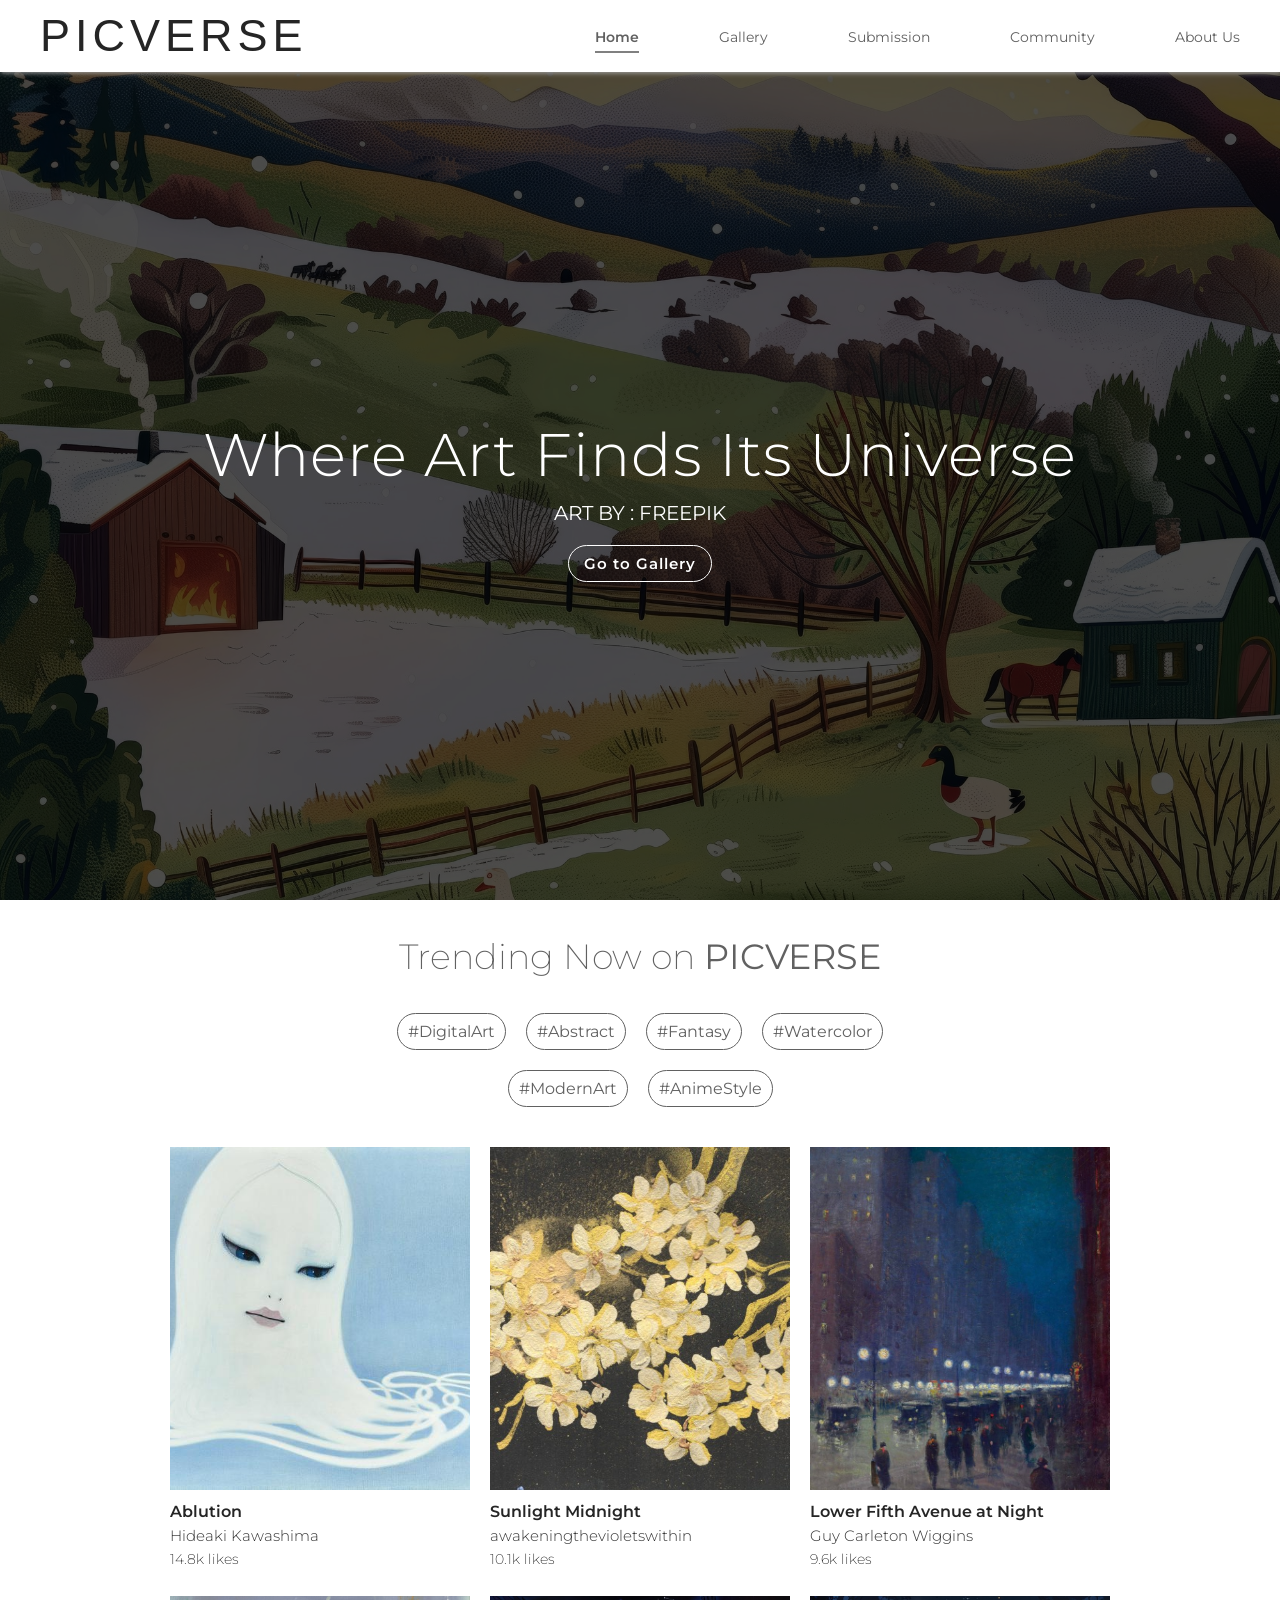
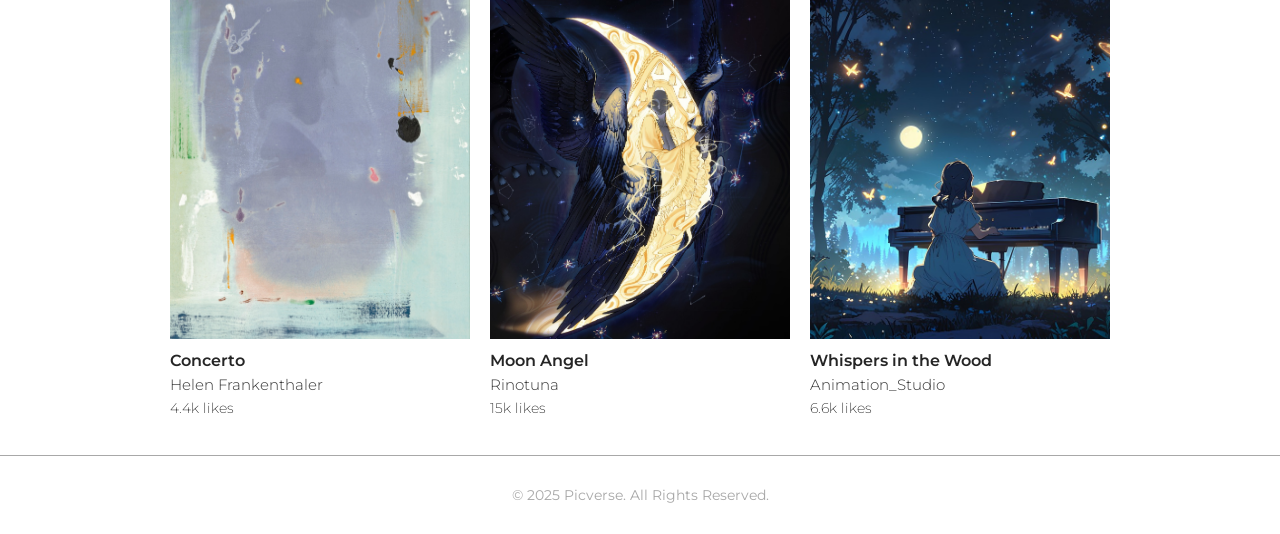
<file: index.html>
<!DOCTYPE html>
<html lang="en">
<head>
    <meta charset="UTF-8">
    <meta name="viewport" content="width=device-width, initial-scale=1.0">
    <title>Home</title>
    <link rel="stylesheet" href="css/style.css">
    <link rel="stylesheet" href="css/home.css">
</head>
<body>
    <header>
            <div class="logo">
                PICVERSE
            </div>
            <nav>
                 <ul class="nav-list">
                    <li class="nav-item"><a href="index.html" class="active">Home</a></li>
                    <li class="nav-item"><a href="gallery.html">Gallery</a></li>
                    <li class="nav-item"><a href="submission.html">Submission</a></li>
                    <li class="nav-item"><a href="community.html">Community</a></li>
                    <li class="nav-item"><a href="aboutUs.html">About Us</a></li>
                </ul>
            </nav>
            <div class="hamburger">
                <div class="bar"></div>
                <div class="bar"></div>
                <div class="bar"></div>
            </div>
    </header>
     <div class="slideshow-container">
        <div class="slide">
            <div class="slide-background">
                <img src="assets/freepik__upload__55344.jpeg" alt="" class="background-image">
                <img src="assets/freepik__upload__39179.jpeg" alt="" class="background-image">
            </div>
            <div class="slide-content">
                    <h2 class="slogan">Where Art Finds Its Universe</h2>
                    <h6 class="artist-name">ART BY : FREEPIK</h6>
                    <a href="gallery.html" class="gallery-button">Go to Gallery</a>
            </div>
        </div>
    </div>
    <div class="trending-section">
        <h3>Trending Now on <span>PICVERSE</span></h3>
        <div class="trending-tags">
            <li class="tag" >#DigitalArt</li>
            <li class="tag" >#Abstract</li>
            <li class="tag" >#Fantasy</li>
            <li class="tag" >#Watercolor</li>
            <li class="tag">#ModernArt</li>
            <li class="tag">#AnimeStyle</li>
        </div>
    </div>

    <div class="featured-arts">
        <div class="arts">
            <img src="assets/ablution.jpg" alt="">
            <h6 class="featured-title">Ablution</h6>
            <h6 class="featured-artist">Hideaki Kawashima</h6>
            <h6 class="featured-likes">14.8k likes</h6>
        </div>
         <div class="arts">
            <img src="assets/sunlight midnight.jpg" alt="">
            <h6 class="featured-title">Sunlight Midnight</h6>
            <h6 class="featured-artist">awakeningthevioletswithin</h6>
            <h6 class="featured-likes">10.1k likes</h6>
        </div>
         <div class="arts">
            <img src="assets/lower fifth avenue at night.jpg" alt="">
            <h6 class="featured-title">Lower Fifth Avenue at Night</h6>
            <h6 class="featured-artist">Guy Carleton Wiggins</h6>
            <h6 class="featured-likes">9.6k likes</h6>
        </div>
         <div class="arts">
            <img src="assets/concerto.jpg" alt="">
            <h6 class="featured-title">Concerto</h6>
            <h6 class="featured-artist">Helen Frankenthaler</h6>
            <h6 class="featured-likes">4.4k likes</h6>
        </div>
        <div class="arts">
            <img src="assets/moon angel.jpg" alt="">
            <h6 class="featured-title">Moon Angel</h6>
            <h6 class="featured-artist">Rinotuna</h6>
            <h6 class="featured-likes">15k likes</h6>
        </div>
        <div class="arts">
            <img src="assets/ai-generated-9027743_1280.jpg" alt="">
            <h6 class="featured-title">Whispers in the Wood</h6>
            <h6 class="featured-artist">Animation_Studio</h6>
            <h6 class="featured-likes">6.6k likes</h6>
        </div>
    </div>

    <footer>
        <h6>&copy 2025 Picverse. All Rights Reserved.</h6>
    </footer>

    <script src="js/script.js"></script>
</body>
</html>
</file>
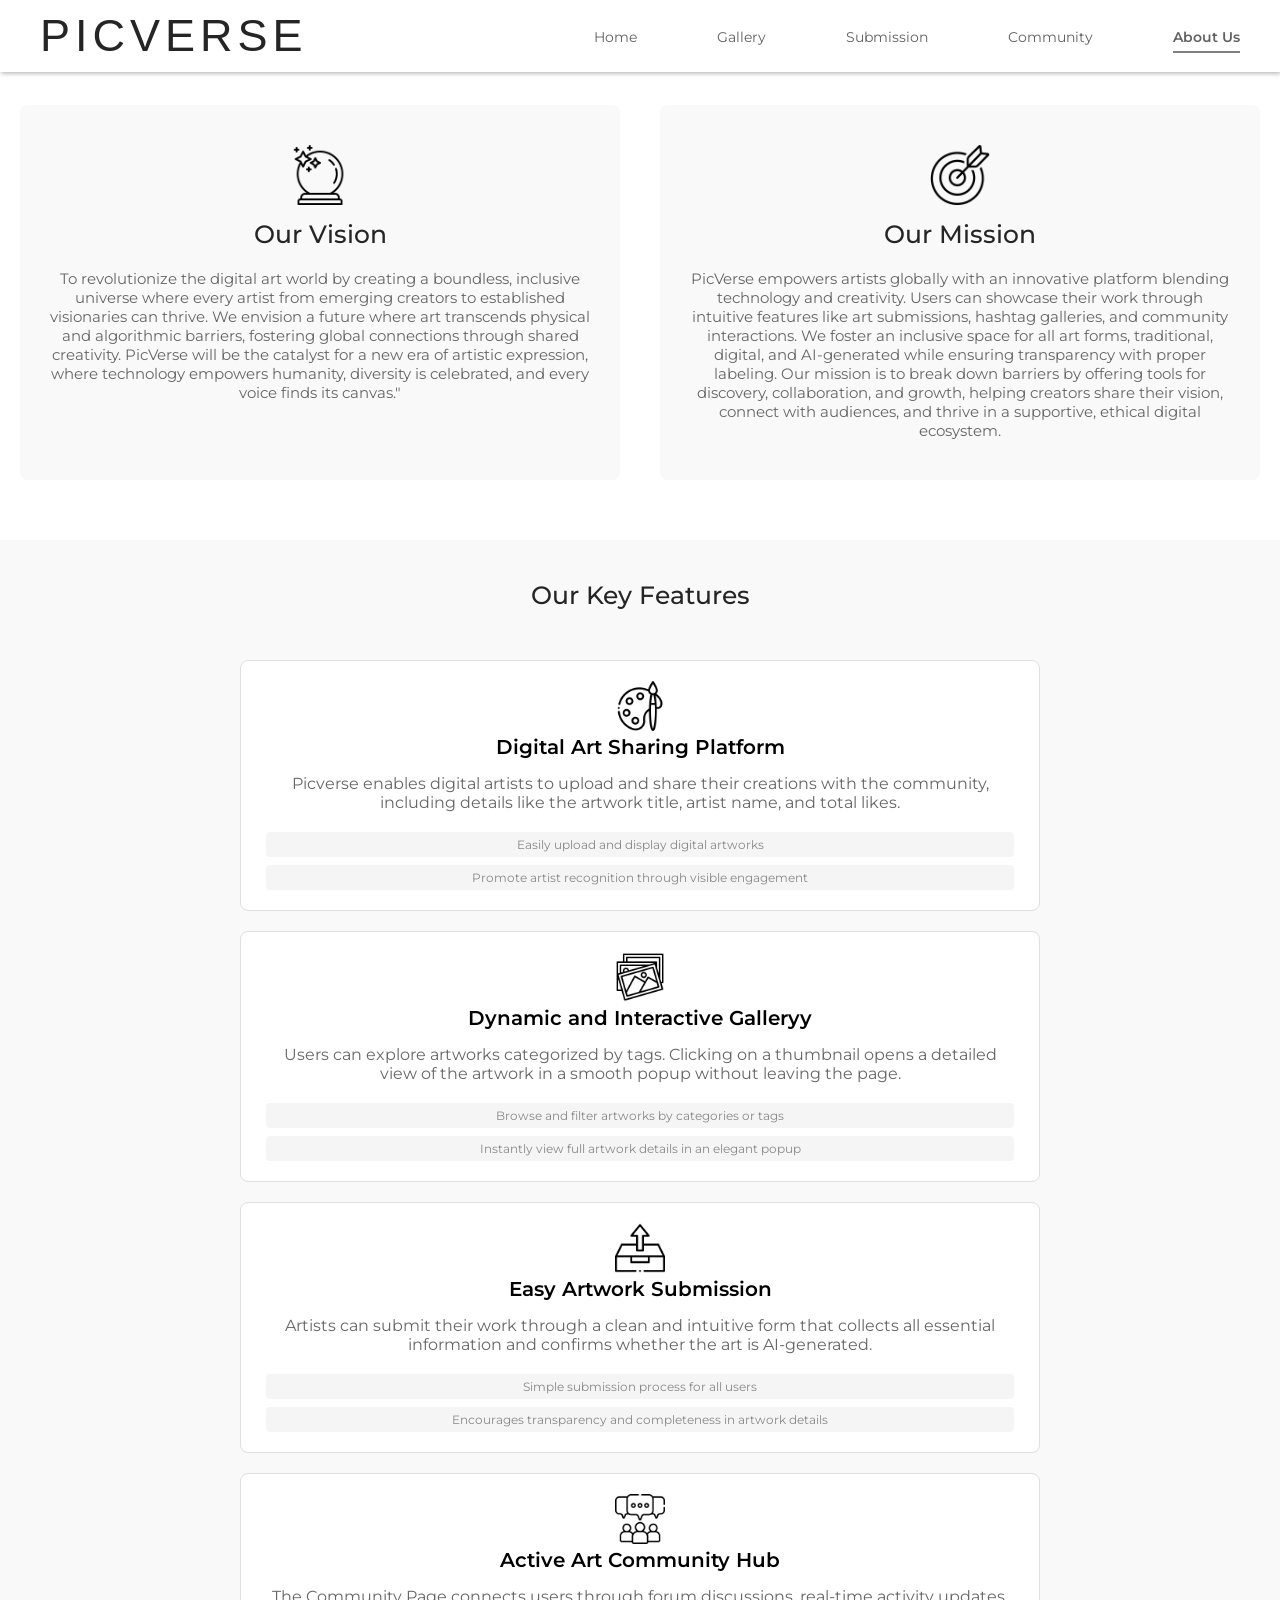
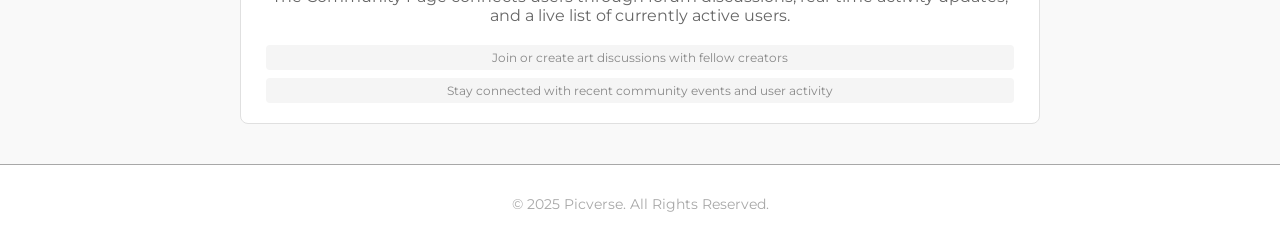
<file: aboutUs.html>
<!DOCTYPE html>
<html lang="en">
<head>
    <meta charset="UTF-8">
    <meta name="viewport" content="width=device-width, initial-scale=1.0">
    <title>About Us</title>
    <link rel="stylesheet" href="css/style.css">
    <link rel="stylesheet" href="css/aboutUs.css">
</head>
<body>
    <header>
            <div class="logo">
                PICVERSE
            </div>
            <nav>
                 <ul class="nav-list">
                    <li class="nav-item"><a href="index.html" >Home</a></li>
                    <li class="nav-item"><a href="gallery.html">Gallery</a></li>
                    <li class="nav-item"><a href="submission.html">Submission</a></li>
                    <li class="nav-item"><a href="community.html">Community</a></li>
                    <li class="nav-item"><a href="aboutUs.html" class="active">About Us</a></li>
                </ul>
            </nav>
            <div class="hamburger">
                <div class="bar"></div>
                <div class="bar"></div>
                <div class="bar"></div>
            </div>
    </header>

    <div class="aboutUs-main">
        <section class="vision-mission">
            <div class="container">
                <div class="vision-mission-content">
                    <div class="vision-box">
                        <img src="assets/crystal-ball.png" alt="magic ball" class="vision-icon">
                        <h2>Our Vision</h2>
                        <p>To revolutionize the digital art world by creating a boundless, 
                            inclusive universe where every artist from emerging creators to established visionaries can thrive. 
                            We envision a future where art transcends physical and algorithmic barriers, 
                            fostering global connections through shared creativity. 
                            PicVerse will be the catalyst for a new era of artistic expression, 
                            where technology empowers humanity, diversity is celebrated, and every voice finds its canvas."
                        </p>
                    </div>
                    
                    <div class="mission-box">
                        <img src="assets/target.png" alt="magic ball" class="mission-icon">
                        <h2>Our Mission</h2>
                        <p>PicVerse empowers artists globally with an innovative platform blending technology and creativity. 
                            Users can showcase their work through intuitive features like art submissions, hashtag galleries, 
                            and community interactions. We foster an inclusive space for all art forms, traditional, digital, 
                            and AI-generated while ensuring transparency with proper labeling. 
                            Our mission is to break down barriers by offering tools for discovery, collaboration, and growth, 
                            helping creators share their vision, connect with audiences, and thrive in a supportive, 
                            ethical digital ecosystem.
                        </p>
                    </div>
                </div>
            </div>
        </section>

        <section class="key-features">
            <div class="container">
                <h2 class="key-features-header">Our Key Features</h2>
                
                <div class="features-container">
                    <div class="feature-card">
                        <img src="assets/art.png" alt="art icon" class="feature-icon">
                        <h3>Digital Art Sharing Platform</h3>
                        <p>Picverse enables digital artists to upload and share their creations with the community, including details like the artwork title, artist name, and total likes.</p>
                        <div class="feature-highlight">
                            <h6> Easily upload and display digital artworks</h6>
                            <h6> Promote artist recognition through visible engagement</h6>
                        </div>
                    </div>

                    <div class="feature-card">
                        <img src="assets/gallery.png" alt="art icon" class="feature-icon">
                        <h3>Dynamic and Interactive Galleryy</h3>
                        <p>Users can explore artworks categorized by tags. Clicking on a thumbnail opens a detailed view of the artwork in a smooth popup without leaving the page.</p>
                        <div class="feature-highlight">
                            <h6>Browse and filter artworks by categories or tags</h6>
                            <h6> Instantly view full artwork details in an elegant popup</h6>
                        </div>
                    </div>

                    <div class="feature-card">
                        <img src="assets/outbox.png" alt="art icon" class="feature-icon">
                        <h3>Easy Artwork Submission</h3>
                        <p>Artists can submit their work through a clean and intuitive form that collects all essential information and confirms whether the art is AI-generated.</p>
                        <div class="feature-highlight">
                            <h6> Simple submission process for all users</h6>
                            <h6> Encourages transparency and completeness in artwork details</h6>
                        </div>
                    </div>

                    <div class="feature-card">
                        <img src="assets/group.png" alt="art icon" class="feature-icon">
                        <h3>Active Art Community Hub</h3>
                        <p>The Community Page connects users through forum discussions, real-time activity updates, and a live list of currently active users.</p>
                        <div class="feature-highlight">
                            <h6> Join or create art discussions with fellow creators</h6>
                            <h6> Stay connected with recent community events and user activity</h6>
                        </div>
                    </div>
                </div>
            </div>
        </section>
    </div>
    <footer>
        <h6>&copy 2025 Picverse. All Rights Reserved.</h6>
    </footer>

    <script src="js/script.js"></script>
</body>
</html>
</file>
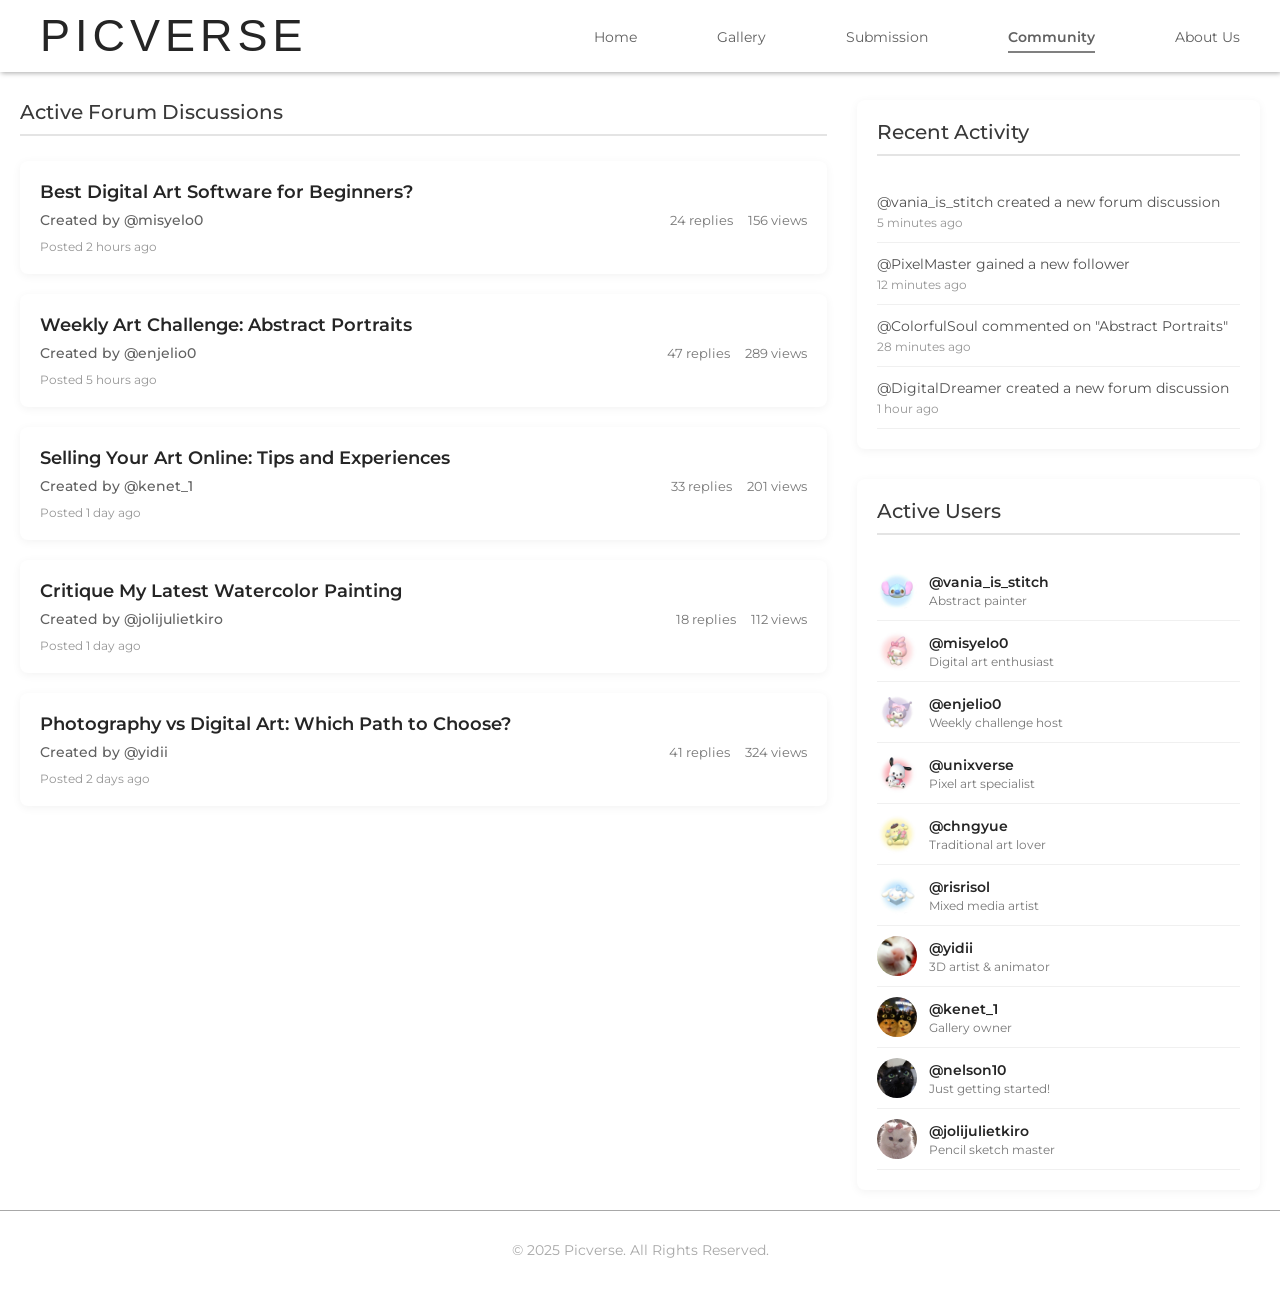
<file: community.html>
<!DOCTYPE html>
<html lang="en">
<head>
    <meta charset="UTF-8">
    <meta name="viewport" content="width=device-width, initial-scale=1.0">
    <title>Community</title>
    <link rel="stylesheet" href="css/style.css">
    <link rel="stylesheet" href="css/community.css">
</head>
<body>
    <header>
        <div class="logo">
            PICVERSE
        </div>
        <nav>
             <ul class="nav-list">
                <li class="nav-item"><a href="index.html">Home</a></li>
                <li class="nav-item"><a href="gallery.html">Gallery</a></li>
                <li class="nav-item"><a href="submission.html">Submission</a></li>
                <li class="nav-item"><a href="community.html" class="active" >Community</a></li>
                <li class="nav-item"><a href="aboutUs.html">About Us</a></li>
            </ul>
        </nav>
        <div class="hamburger">
            <div class="bar"></div>
            <div class="bar"></div>
            <div class="bar"></div>
        </div>
    </header>

    <div class="community-container">
        <div class="forum-section">
            <h2 class="section-title">Active Forum Discussions</h2>
    
            <div class="forum-discussion">
                <h3 class="discussion-title">Best Digital Art Software for Beginners?</h3>
                <div class="discussion">
                    <p class="discussion-user">Created by @misyelo0</p>
                    <div class="discussion-stats">
                        <p>24 replies</p>
                        <p>156 views</p>
                    </div>
                </div>
                <div class="discussion-date">Posted 2 hours ago</div>
            </div>

            <div class="forum-discussion">
                <h3 class="discussion-title">Weekly Art Challenge: Abstract Portraits</h3>
                <div class="discussion">
                    <p class="discussion-user">Created by @enjelio0</p>
                    <div class="discussion-stats">
                        <p>47 replies</p>
                        <p>289 views</p>
                    </div>
                </div>
                <div class="discussion-date">Posted 5 hours ago</div>
            </div>

            <div class="forum-discussion">
                <h3 class="discussion-title">Selling Your Art Online: Tips and Experiences</h3>
                <div class="discussion">
                    <p class="discussion-user">Created by @kenet_1</p>
                    <div class="discussion-stats">
                        <p>33 replies</p>
                        <p>201 views</p>
                    </div>
                </div>
                <div class="discussion-date">Posted 1 day ago</div>
            </div>

            <div class="forum-discussion">
                <h3 class="discussion-title">Critique My Latest Watercolor Painting</h3>
                <div class="discussion">
                    <p class="discussion-user">Created by @jolijulietkiro</p>
                    <div class="discussion-stats">
                        <p>18 replies</p>
                        <p>112 views</p>
                    </div>
                </div>
                <div class="discussion-date">Posted 1 day ago</div>
            </div>

            <div class="forum-discussion">
                <h3 class="discussion-title">Photography vs Digital Art: Which Path to Choose?</h3>
                <div class="discussion">
                    <p class="discussion-user">Created by @yidii</p>
                    <div class="discussion-stats">
                        <p>41 replies</p>
                        <p>324 views</p>
                    </div>
                </div>
                <div class="discussion-date">Posted 2 days ago</div>
            </div>
        </div>

        <div class="sidebar">
            <div class="activity-section">
                <h3 class="section-title">Recent Activity</h3>
                
                <div class="activity-item">
                    <div class="activity-text">@vania_is_stitch created a new forum discussion</div>
                    <div class="activity-time">5 minutes ago</div>
                </div>

                <div class="activity-item">
                    <div class="activity-text">@PixelMaster gained a new follower</div>
                    <div class="activity-time">12 minutes ago</div>
                </div>

                <div class="activity-item">
                    <div class="activity-text">@ColorfulSoul commented on "Abstract Portraits"</div>
                    <div class="activity-time">28 minutes ago</div>
                </div>

                <div class="activity-item">
                    <div class="activity-text">@DigitalDreamer created a new forum discussion</div>
                    <div class="activity-time">1 hour ago</div>
                </div>
            </div>

            <div class="users-section">
                <h3 class="section-title">Active Users</h3>
                
                <div class="user-item">
                    <div class="user-avatar">
                        <img src="assets/pfp 11.jpg" alt="ColorfulSoul">
                    </div>
                    <div class="user-info">
                        <div class="user-name">@vania_is_stitch</div>
                        <div class="user-tagline">Abstract painter</div>
                    </div>
                </div>

                <div class="user-item">
                    <div class="user-avatar">
                        <img src="assets/pfp 1.jpg" alt="ArtisticSoul">
                    </div>
                    <div class="user-info">
                        <div class="user-name">@misyelo0</div>
                        <div class="user-tagline">Digital art enthusiast</div>
                    </div>
                </div>

                <div class="user-item">
                    <div class="user-avatar">
                        <img src="assets/pfp 2.jpg" alt="CreativeMinds">
                    </div>
                    <div class="user-info">
                        <div class="user-name">@enjelio0</div>
                        <div class="user-tagline">Weekly challenge host</div>
                    </div>
                </div>

                <div class="user-item">
                    <div class="user-avatar">
                        <img src="assets/pfp 3.jpg" alt="PixelMaster">
                    </div>
                    <div class="user-info">
                        <div class="user-name">@unixverse</div>
                        <div class="user-tagline">Pixel art specialist</div>
                    </div>
                </div>

                <div class="user-item">
                    <div class="user-avatar">
                        <img src="assets/pfp 4.jpg" alt="WatercolorDreamer">
                    </div>
                    <div class="user-info">
                        <div class="user-name">@chngyue</div>
                        <div class="user-tagline">Traditional art lover</div>
                    </div>
                </div>

                <div class="user-item">
                    <div class="user-avatar">
                        <img src="assets/pfp 5.jpg" alt="VisualExplorer">
                    </div>
                    <div class="user-info">
                        <div class="user-name">@risrisol</div>
                        <div class="user-tagline">Mixed media artist</div>
                    </div>
                </div>

                <div class="user-item">
                    <div class="user-avatar">
                        <img src="assets/pfp 7.jpg" alt="DigitalDreamer">
                    </div>
                    <div class="user-info">
                        <div class="user-name">@yidii</div>
                        <div class="user-tagline">3D artist & animator</div>
                    </div>
                </div>

                <div class="user-item">
                    <div class="user-avatar">
                        <img src="assets/pfp 8.jpg" alt="ProfessionalArtist">
                    </div>
                    <div class="user-info">
                        <div class="user-name">@kenet_1</div>
                        <div class="user-tagline">Gallery owner</div>
                    </div>
                </div>

                <div class="user-item">
                    <div class="user-avatar">
                        <img src="assets/pfp 9.jpg" alt="NewArtist">
                    </div>
                    <div class="user-info">
                        <div class="user-name">@nelson10</div>
                        <div class="user-tagline">Just getting started!</div>
                    </div>
                </div>

                <div class="user-item">
                    <div class="user-avatar">
                        <img src="assets/pfp 10.jpg" alt="SketchCrafter">
                    </div>
                    <div class="user-info">
                        <div class="user-name">@jolijulietkiro</div>
                        <div class="user-tagline">Pencil sketch master</div>
                    </div>
                </div>
            </div>
        </div>
    </div>
    <footer>
        <h6>&copy 2025 Picverse. All Rights Reserved.</h6>
    </footer>

    <script src="js/script.js"></script>
</body>
</html>
</file>
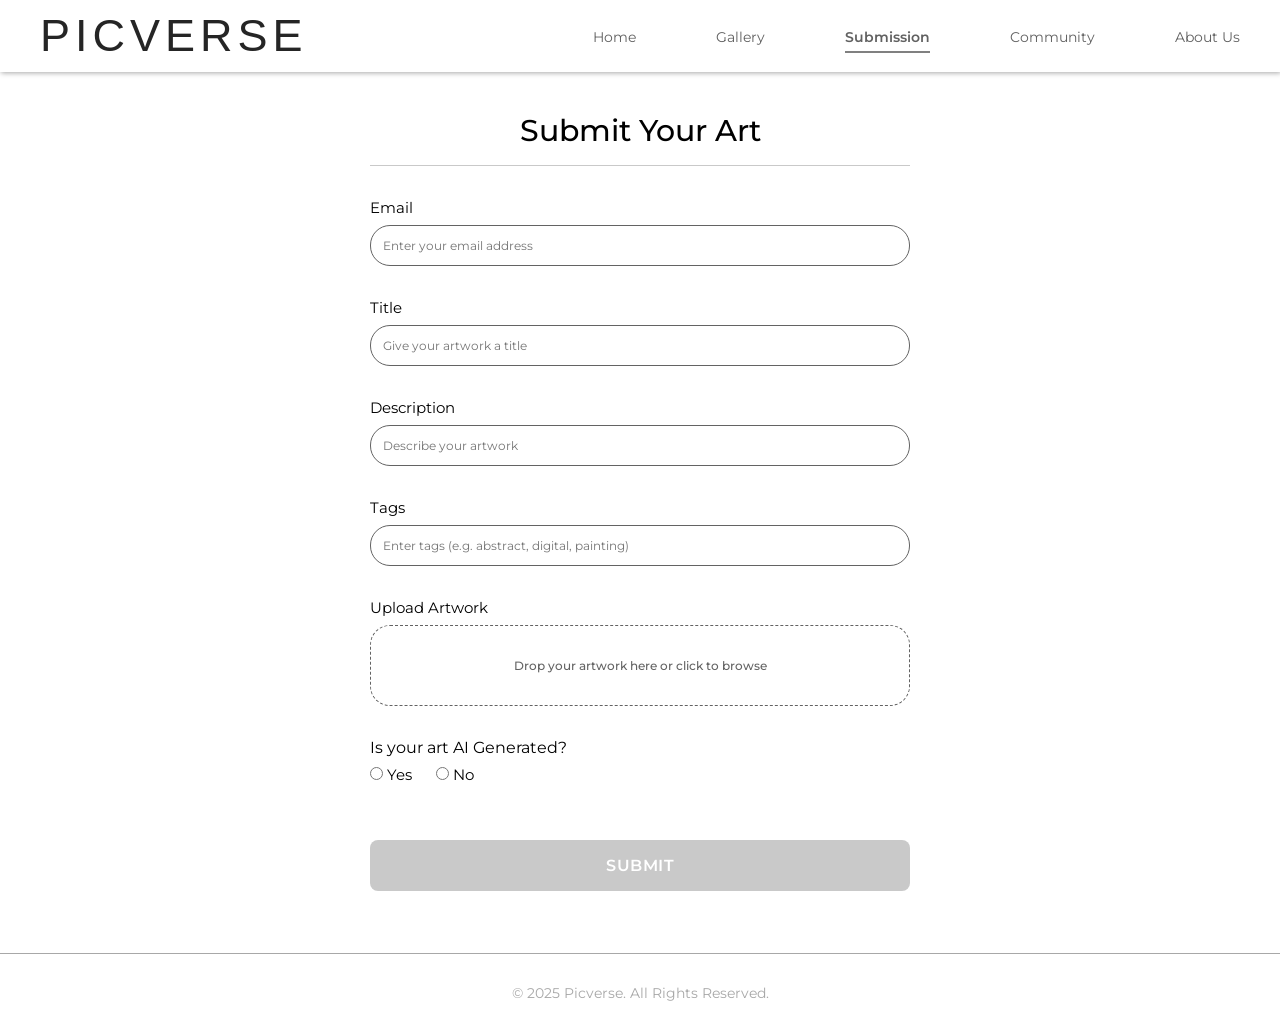
<file: submission.html>
<!DOCTYPE html>
<html lang="en">
<head>
    <meta charset="UTF-8">
    <meta name="viewport" content="width=device-width, initial-scale=1.0">
    <title>Submission</title>
    <link rel="stylesheet" href="css/style.css">
    <link rel="stylesheet" href="css/submission.css">
</head>
<body>
    <header>
            <div class="logo">
                PICVERSE
            </div>
            <nav>
                 <ul class="nav-list">
                    <li class="nav-item"><a href="index.html">Home</a></li>
                    <li class="nav-item"><a href="gallery.html">Gallery</a></li>
                    <li class="nav-item"><a href="submission.html" class="active">Submission</a></li>
                    <li class="nav-item"><a href="community.html">Community</a></li>
                    <li class="nav-item"><a href="aboutUs.html">About Us</a></li>
                </ul>
            </nav>
            <div class="hamburger">
                <div class="bar"></div>
                <div class="bar"></div>
                <div class="bar"></div>
            </div>
    </header>

    <div class="form-container">
        <h1>Submit Your Art</h1>
        <form id="registrationForm" action="#" method="post">
            <div class="form-group">
                <label for="email">Email</label>
                <input 
                    type="text"
                    id="email"
                    name="email"
                    placeholder="Enter your email address"
                />
                <div class="error" id="emailError"></div>
            </div>
            
            <div class="form-group">
                <label for="title">Title</label>
                <input 
                    type="text"
                    id="title"
                    name="title"
                    placeholder="Give your artwork a title"
                />
                <div class="error" id="titleError"></div>
            </div>
            
            <div class="form-group">
                <label for="description">Description</label>
                <input 
                    type="text"
                    id="description"
                    name="description"
                    placeholder="Describe your artwork"
                />
                <div class="error" id="descriptionError"></div>
            </div>
            
            <div class="form-group">
                <label for="tags">Tags</label>
                <input 
                    type="text"
                    id="tags"
                    name="tags"
                    placeholder="Enter tags (e.g. abstract, digital, painting)"
                /> 
                <div class="error" id="tagsError"></div>
            </div>
            
            <div class="form-group">
                <label for="fileInput">Upload Artwork</label>
                <div class="file-dropzone" id="fileDropzone">
                    <div class="upload-text">Drop your artwork here or click to browse</div>
                    <input 
                        type="file"
                        class="file-input"
                        id="fileInput" 
                        name="artwork"
                        accept="image/*"
                    >
                </div>

                <div class="file-preview" id="filePreview">
                    <div class="preview-header">
                        <div class="file-info">
                            <h4 id="fileName"></h4>
                            <p id="fileSize"></p>
                        </div>
                        <button type="button" class="remove-file" id="removeFile">Remove</button>
                    </div>
                    <div class="image-preview" id="imagePreview">
                        <img id="previewImage" class="preview-image" alt="Preview">
                    </div>
                </div>
                <div class="error" id="uploadError"></div>
            </div>

            <div class="form-group">
                <p>Is your art AI Generated?</p>
                <div class="radio-group">
                    <label for="AIGeneratedYes">
                        <input type="radio" id="AIGeneratedYes" name="AIGenerated" value="yes"/>
                        Yes
                    </label>
                    <label for="AIGeneratedNo">
                        <input type="radio" id="AIGeneratedNo" name="AIGenerated" value="no"/>
                        No
                    </label>
                </div>
                <div class="error" id="AIGeneratedError"></div>
            </div>
            
            <button type="submit">Submit</button>
        </form>
    </div>


    <footer>
        <h6>&copy 2025 Picverse. All Rights Reserved.</h6>
    </footer>

    <script src="js/script.js"></script>
    <script src="js/validation.js"></script>
</body>
</html>
</file>
<file: css/style.css>
@import url('https://fonts.googleapis.com/css2?family=Montserrat:ital,wght@0,100..900;1,100..900&display=swap');

*{
    margin: 0;
    padding: 0;
    box-sizing: border-box;
    font-family: "Montserrat",sans-serif;
}

body{
    overflow-x: hidden;
    background-color: rgb(255, 255, 255);
}

a{
    text-decoration: none;
}

li{
    list-style-type: none;
}

header{
    z-index: 1001;
    width: 100%;
    position: fixed;
    align-items: center;
    display: flex;
    flex-direction: row;
    justify-content: space-between;
    align-items: center;
    padding: 10px 40px;
    background-color: rgb(255, 255, 255);
    top: 0;
    box-shadow: 1px 1px 5px rgb(168, 168, 168);
}

.logo{
    font-family: 'Gill Sans', 'Gill Sans MT', Calibri, 'Trebuchet MS', sans-serif;
    font-size: 45px;
    color: rgb(37, 37, 37);
    letter-spacing: 5px;
    font-weight: 400;
}

nav ul{
    display: flex;
    justify-content: flex-end;
    align-items: center;
}

nav ul li{
    margin-left: 40px;
}

nav ul li a{
    color: rgb(97, 97, 97);
    transition: 0.3s ease;
    font-weight: 400;
    font-size: 14px;
    padding-bottom: 5px;
    margin-left: 40px;
}

nav ul li a.active{
    font-weight: 600;
    border-bottom: 2px solid grey;
}

nav ul li a:hover{
    font-weight: 600;
}

.hamburger {
    display: none;
    cursor: pointer;
    z-index: 1002;
}

.bar {
    display: block;
    width: 25px;
    height: 3px;
    margin: 5px auto;
    transition: all 0.3s ease-in-out;
    background-color: rgb(97, 97, 97);
}

footer {
    background-color: white;
    border-top: 1px solid rgb(168, 168, 168);
    padding: 30px 0;
    text-align: center;
}

footer h6 {
    font-size: 14px;
    color: rgb(168, 168, 168);
    font-weight: 400;
}

@media (max-width: 1050px) {
    .hamburger {
        display: block;
    }
    
    .hamburger.active .bar:nth-child(2) {
        opacity: 0;
    }
    
    .hamburger.active .bar:nth-child(1) {
        transform: translateY(8px) rotate(45deg);
    }
    
    .hamburger.active .bar:nth-child(3) {
        transform: translateY(-8px) rotate(-45deg);
    }
    
    nav {
        position: fixed;
        top: 70px;
        right: -100%;
        width: 50%;
        height: 100vh;
        background-color: rgb(255, 255, 255);
        transition: right 0.6s ease;
        padding: 20px 0;
    }
    
    nav.active {
        right: 0;
    }
    
    nav ul {
        flex-direction: column;
        align-items: center;
    }
    
    nav ul li {
        margin: 30px 0;
    }
    
    nav ul li a {
        margin-left: 0;
    }
}
</file>
<file: css/home.css>
.slideshow-container{
    position:relative;
    width: 100%;
    height: 100vh;
    overflow: hidden;
    background-color: black;
}

.slide{
    position: absolute;
    width: 100%;
    height: 100%;
}

.slide-background{
    opacity: 30%;
    width: 200%;
    height: 100%;
    position: absolute;
    top: 0;
    left: 0;
    z-index: 1; 
    overflow: hidden;
    display: flex;
    animation: slideAnimation 8s infinite ;
}

.background-image{
    width: 50%;
    height: 100%;
    object-fit: cover;
    flex-shrink: 0; 
}

.slide-content {
    position: relative;
    z-index: 2; 
    height: 100%;
    display: flex;
    flex-direction: column;
    justify-content: center;
    align-items: center;
    text-align: center;
    color: rgb(255, 255, 255);
}

.slogan {
    font-size: 60px;
    font-weight:300;
    letter-spacing: 1px;
    line-height: 1.2;
    margin-bottom: 10px;
    padding-top: 100px;
}

.artist-name {
    font-size: 20px;
    margin-bottom: 20px;
    font-weight: 400;
}

.gallery-button {
    padding: 8px 15px;
    color: #ffffff;
    border: 1px solid #ffffff;
    background-color: transparent;
    border-radius: 30px;
    font-weight: 600;
    font-size: 15px;
    transition: all 0.3s ease;
    cursor: pointer;
    letter-spacing: 1px;
}

.gallery-button:hover {
    background-color: #1a1a1a;
    transform: translateY(-2px);
}

@keyframes slideAnimation{
    0% {
        transform: translateX(0);
    }       
    45% {
        transform: translateX(0); 
    }    
    50% {
        transform: translateX(-50%); 
    }  
    95% {
        transform: translateX(-50%); 
    }  
    100% {
        transform: translateX(0); 
    } 
}

.trending-section{
    padding-top: 35px;
    text-align: center;
}

.trending-section h3 {
    align-items: center;
    font-size: 35px;
    font-weight: 200;
    margin-bottom: 25px;
    color: rgb(97, 97, 97);
}

.trending-section span{
    font-weight: 400;
}

.trending-tags {
    display: flex;
    flex-wrap: wrap;
    justify-content: center;
    max-width: 600px; 
    margin: 0 auto;
}

.tag {
    margin: 10px;
    padding: 8px 10px;
    color: rgb(97, 97, 97);
    border-radius: 50px;
    border: 1px solid rgb(97, 97, 97);
}

.featured-arts {
    display: flex;
    flex-wrap: wrap;
    justify-content: center;
    max-width: 1000px;
    margin: 0 auto;
    padding: 20px;
}

.arts {
    width: 300px;
    margin: 10px;
    overflow: hidden;
    position: relative;
    transition: transform 0.3s ease;
    background-color: #ffffff;
}


.arts img {
    width: 100%;
    height: auto;
    aspect-ratio: 3.5/4;
    object-fit: cover;
}

.arts:hover{
    transform: translateY(-5px);
}

.featured-title {
    color: rgb(37, 37, 37);
    margin-top: 8px;
    font-size: 16px;
    font-weight: 600;
    padding-bottom: 5px;
}

.featured-artist{
    color: #343434;
    font-size: 15px;
    font-weight: 300;
    padding-bottom: 5px;
}

.featured-likes{
    color: #000000;
    font-size: 14px;
    font-weight: 200;
    position: relative;
    margin-bottom: 8px;
}

.gallery-main {
    margin-top: 90px;
    padding: 40px 20px;
}
</file>
<file: css/aboutUs.css>
.aboutUs-main {
    margin-top: 5px;
    padding-top: 40px;
}

.vision-mission {
    padding: 60px 20px;
    background-color: white;
}

.vision-mission-content {
    display: flex;
    gap: 40px;
    flex-wrap: wrap;
}

.vision-box, .mission-box {
    flex: 1;
    min-width: 350px;
    background: #f9f9f9;
    padding: 40px 30px;
    border-radius: 8px;
    text-align: center;
}

.vision-icon, .mission-icon {
    height: 70px;
    padding-bottom: 10px;
}

.vision-box h2, .mission-box h2 {
    font-size: 25px;
    font-weight: 500;
    color: rgb(37,37,37);
    margin-bottom: 20px;
}

.vision-box p, .mission-box p {
    font-size: 15px;
    color: #666;
    font-weight: 400;
}

.key-features {
    padding: 40px 20px;
    background-color: #f9f9f9;
}

.key-features-header {
    text-align: center;
    font-size: 25px;
    font-weight: 500;
    color: rgb(37,37,37);
    margin-bottom: 50px;
}

.features-container {
    display: flex;
    flex-direction: column;
    gap: 20px;
    max-width: 800px;
    margin: 0 auto;
}

.feature-card {
    background: white;
    border: 1px solid #e0e0e0;
    border-radius: 8px;
    padding: 20px 25px;
    text-align: center;
}

.feature-icon {
    height: 50px;
}

.feature-card h3 {
    font-size: 20px;
    font-weight: 600;
    color: black;
    margin-bottom: 15px;
}

.feature-card p {
    font-size: 16px;
    color: #666;
    margin-bottom: 20px;
}

.feature-highlight {
    display: flex;
    flex-direction: column;
    gap: 8px;
}

.feature-highlight h6 {
    font-size: 12px;
    color: #888;
    padding: 5px 10px;
    background: #f5f5f5;
    border-radius: 4px;
    font-weight: 400;
}
</file>
<file: css/community.css>
.community-container {
    display: flex;
    gap: 30px;
    max-width: 1400px;
    margin: 0 auto;
    padding: 100px 20px 20px;
}

.forum-section {
    flex: 2;
    min-width: 300px;
}

.section-title {
    font-size: 20px;
    font-weight: 500;
    color: rgb(57, 57, 57);
    margin-bottom: 25px;
    border-bottom: 2px solid #e4e4e4;
    padding-bottom: 10px;
}

.forum-discussion {
    background: white;
    border-radius: 8px;
    padding: 20px;
    margin-bottom: 20px;
    box-shadow: 0 2px 10px rgba(0, 0, 0, 0.05);
    transition: transform 0.3s ease;
}

.forum-discussion:hover {
    transform: translateY(-2px);
}

.discussion-title {
    font-size: 18px;
    font-weight: 600;
    color: rgb(37, 37, 37);
    margin-bottom: 8px;
    cursor: pointer;
}

.discussion-title:hover {
    color: rgb(97, 97, 97);
}

.discussion{
    display: flex;
    justify-content: space-between;
    align-items: center;
    margin-bottom: 10px;
}

.discussion-user {
    font-size: 14px;
    color: rgb(97, 97, 97);
    font-weight: 500;
}

.discussion-stats {
    display: flex;
    gap: 15px;
    font-size: 13px;
    color: rgb(120, 120, 120);
}

.discussion-date {
    font-size: 12px;
    color: rgb(150, 150, 150);
}


.sidebar {
    flex: 1;
    min-width: 280px;
}

.activity-section {
    background: white;
    border-radius: 8px;
    padding: 20px;
    margin-bottom: 30px;
    box-shadow: 0 2px 10px rgba(0, 0, 0, 0.05);
}

.activity-title {
    font-size: 20px;
    font-weight: 500;
    color: rgb(37, 37, 37);
}

.activity-item {
    padding: 12px 0;
    border-bottom: 1px solid #f0f0f0;
}

.activity-text {
    font-size: 14px;
    color: rgb(80, 80, 80);
    margin-bottom: 4px;
}

.activity-time {
    font-size: 12px;
    color: rgb(150, 150, 150);
}

.users-section {
    background: white;
    border-radius: 8px;
    padding: 20px;
    box-shadow: 0 2px 10px rgba(0, 0, 0, 0.05);
}

.users-title {
    font-size: 20px;
    font-weight: 500;
    color: rgb(37, 37, 37);
    margin-bottom: 20px;
}

.user-item {
    display: flex;
    align-items: center;
    padding: 10px 0;
    border-bottom: 1px solid #f0f0f0;
    transition: background-color 0.3s ease;
}

.user-item:hover {
    background-color: #f8f9fa;
    border-radius: 6px; 
    margin: 0 -10px;
    padding: 10px;
}

.user-avatar {
    width: 40px;
    height: 40px;
    border-radius: 50px;
    margin-right: 12px;
    overflow: hidden;
}

.user-avatar img {
    width: 100%;
    height: 100%;
    object-fit: cover;
}

.user-info {
    flex: 1;
}

.user-name {
    font-size: 14px;
    font-weight: 600;
    color: rgb(37, 37, 37);
    margin-bottom: 2px;
}

.user-tagline {
    font-size: 12px;
    color: rgb(120, 120, 120);
}


@media(max-width : 1050px){
    .community-container {
        flex-direction: column;
        padding: 120px 15px 20px;
    }
    
    .sidebar {
        min-width: auto;
    }
}
</file>
<file: css/submission.css>
.form-container {
    max-width: 600px;
    margin: 32px auto;
    padding: 30px;
}

.form-container h1 {
    padding-top: 50px;
    text-align: center;
    font-size: 30px;
    font-weight: 500;
    margin-bottom: 32px;
    padding-bottom: 16px;
    border-bottom: 1px solid rgb(201, 201, 201);
}

#registrationForm {
    display: flex;
    flex-direction: column;
    gap: 24px;
}

.form-group {
    display: flex;
    flex-direction: column;
}

.form-group label,
.form-label {
    font-size: 15px;
    font-weight: 400;
    margin-bottom: 8px;
    color: black;
}

.form-group input[type="text"],
.form-group input[type="email"] {
    padding: 12px;
    border: 1px solid rgb(99, 99, 99);
    font-size: 12px;
    border-radius: 20px;
}

.file-dropzone {
    border: 1px dashed rgb(99, 99, 99);
    border-radius: 20px;
    padding: 32px;
    text-align: center;
    cursor: pointer;
    position: relative;
    transition: background-color 0.3s ease;
}

.file-dropzone:hover {
    background-color: #e8e8e8;
}

.upload-text {
    font-size: 12px;
    font-weight: 500;
    color: rgb(99, 99, 99);
}

.file-input {
    position: absolute;
    top: 0;
    left: 0;
    width: 100%;
    height: 100%;
    opacity: 0;
    cursor: pointer;
}

.file-preview {
    margin-top: 16px;
    padding: 16px;
    border: 1px solid #dadce0;
    background-color: white;
    border-radius: 8px;
    display: none;
    position: relative;
    box-shadow: 0 1px 3px rgba(0,0,0,0.1);
}

.file-preview.show {
    display: block;
}

.preview-header {
    display: flex;
    justify-content: space-between;
    align-items: flex-start;
    margin-bottom: 12px;
}

.file-info {
    flex: 1;
}

.file-info h4 {
    font-size: 14px;
    margin-bottom: 4px;
    color: #3c4043;
    font-weight: 400;
}

.file-info p {
    font-size: 12px;
    color: #5f6368;
}

.remove-file {
    background: transparent;
    color: #5f6368;
    border: none;
    padding: 4px 8px;
    border-radius: 4px;
    cursor: pointer;
    font-size: 12px;
    text-decoration: underline;
}

.remove-file:hover {
    color: #ff69a0;
}

.image-preview {
    margin-top: 12px;
    text-align: center;
}

.preview-image {
    max-width: 100%;
    max-height: 200px;
    border-radius: 4px;
    box-shadow: 0 1px 3px rgba(0,0,0,0.2);
}

.radio-group {
    display: flex;
    gap: 24px;
    margin-top: 8px;
}

.radio-option {
    display: flex;
    align-items: center;
    cursor: pointer;
}

.radio-option input[type="radio"] {
    width: 18px;
    height: 18px;
    margin-right: 8px;
    cursor: pointer;
}

.radio-label {
    font-size: 10px;
    cursor: pointer;
}

button[type="submit"] {
    background: rgb(201, 201, 201);
    color: white;
    border: none;
    padding: 16px 20px;
    font-size: 16px;
    font-weight: 600;
    border-radius: 8px;
    cursor: pointer;
    transition: all 0.3s ease;
    margin-top: 16px;
    text-transform: uppercase;
    letter-spacing: 0.5px;
    position: relative;
    overflow: hidden;
}

button[type="submit"]:hover {
    background: rgb(113, 113, 113);
    transform: translateY(-2px);
}

.error{
    font-size: 12px;
    color: rgb(198, 31, 31);
    padding-top: 8px;

}
</file>
